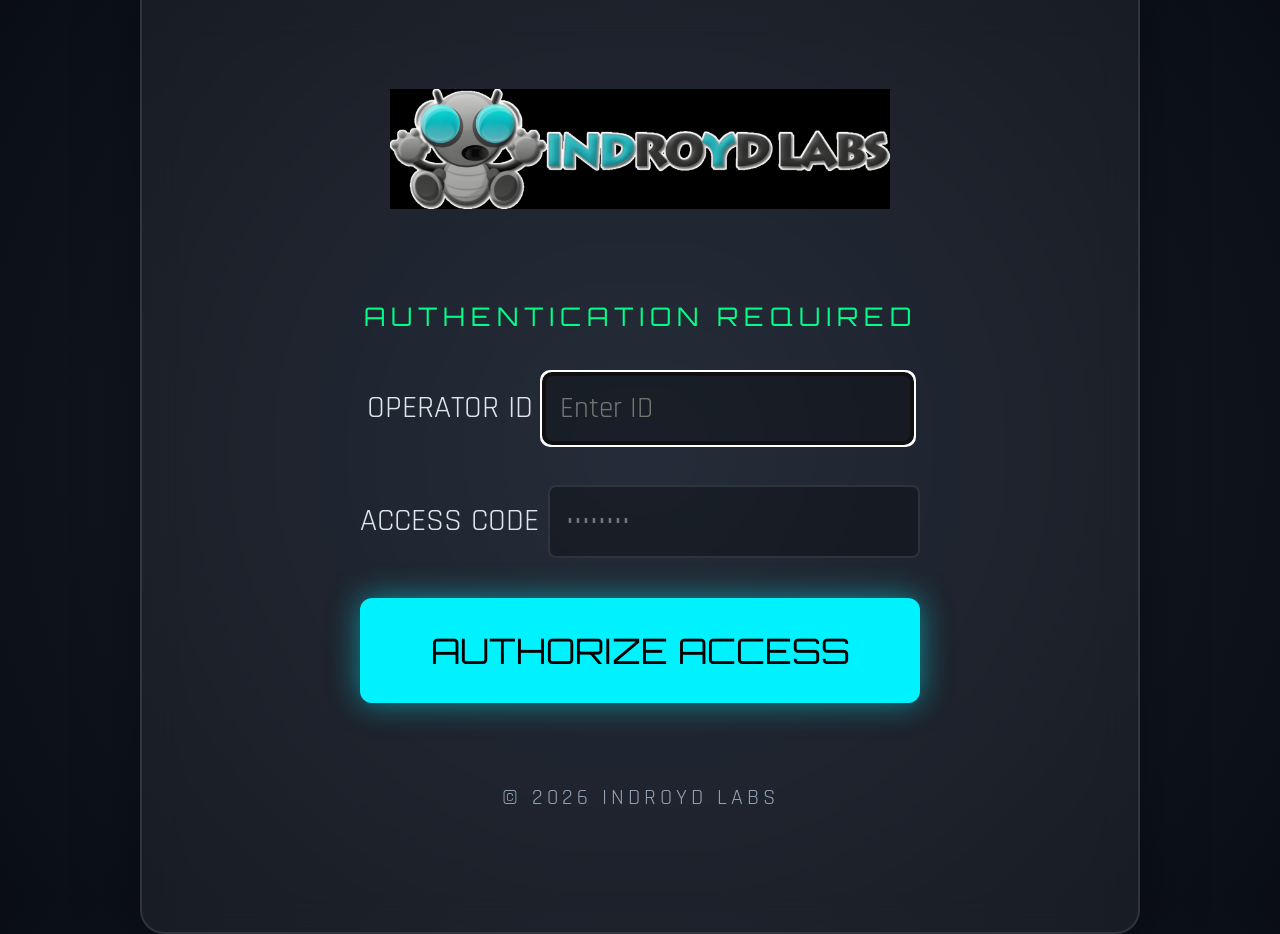
<file: web/index.html>
<!DOCTYPE html>
<html lang="en">
<head>
    <meta charset="UTF-8">
    <meta name="viewport" content="width=device-width, initial-scale=1.0">
    <title>Delta MS300 VFD Control</title>
    <link rel="stylesheet" href="style.css">
    <link href="https://fonts.googleapis.com/css2?family=Orbitron:wght@400;700&family=Rajdhani:wght@300;500;700&display=swap" rel="stylesheet">
</head>
<body class="landing-page">
    <div class="login-container landing-container glass">
        <div class="landing-header">
            <img src="logo.png" alt="HUMAN GYRO Logo" class="landing-logo">
        </div>
        
        <div class="landing-content">
            <p class="status-msg">AUTHENTICATION REQUIRED</p>
            
            <form id="loginForm" class="login-form">
                <div class="input-group">
                    <label for="username">OPERATOR ID</label>
                    <input type="text" id="username" placeholder="Enter ID" autocomplete="off">
                </div>
                
                <div class="input-group">
                    <label for="password">ACCESS CODE</label>
                    <input type="password" id="password" placeholder="••••••••">
                </div>
                
                <div id="loginError" class="error-msg hidden">INVALID CREDENTIALS</div>
                
                <button type="submit" class="btn primary large glow">AUTHORIZE ACCESS</button>
            </form>
        </div>
        
        <div class="landing-footer">
            <p>© 2026 INDROYD LABS</p>
        </div>
    </div>
    <script src="login.js"></script>
</body>
</html>
</file>
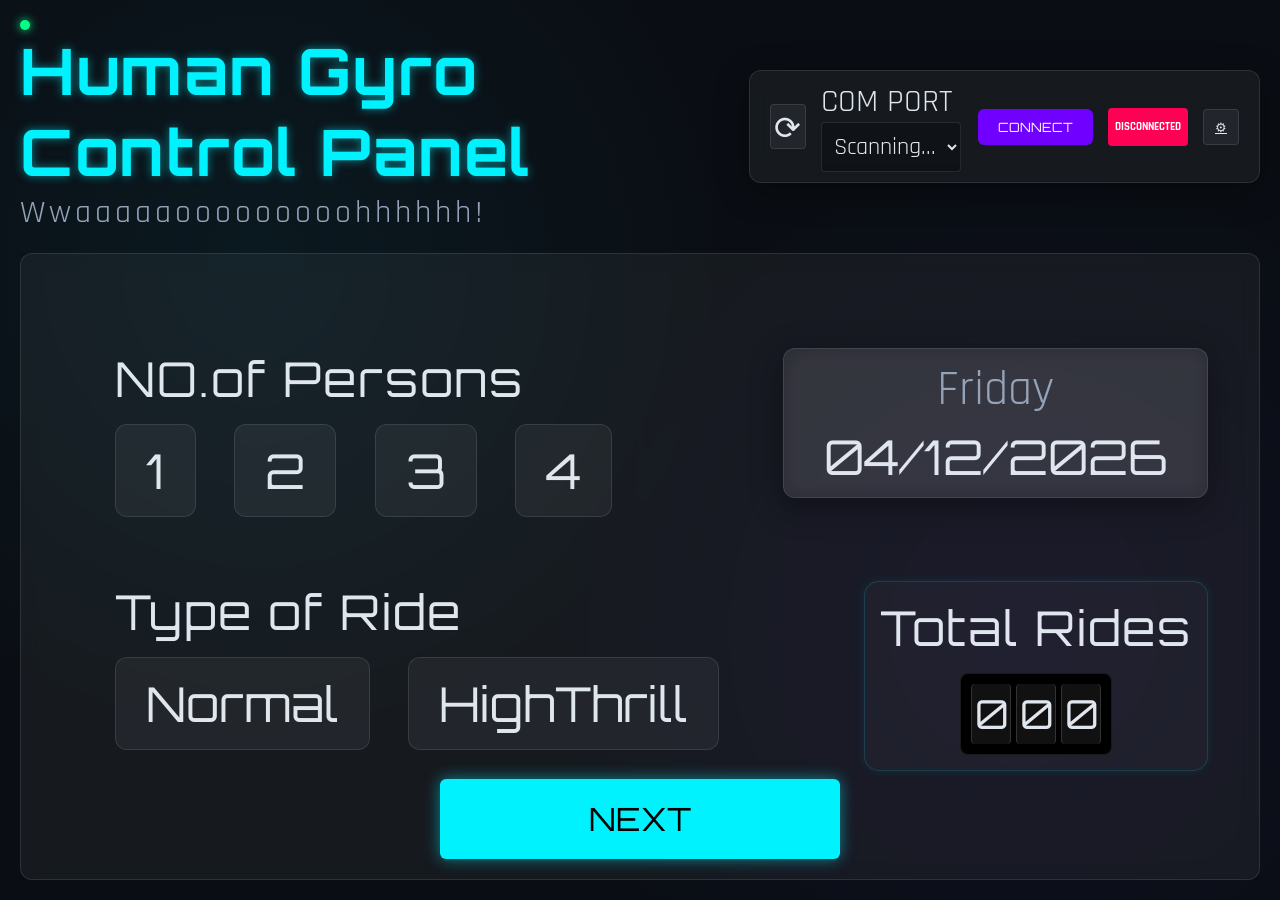
<file: web/main.html>
<!DOCTYPE html>
<html lang="en">
<head>
    <meta charset="UTF-8">
    <meta name="viewport" content="width=device-width, initial-scale=1.0">
    <title>Delta MS300 VFD Control Dashboard</title>
    <link rel="stylesheet" href="style.css">
    <link href="https://fonts.googleapis.com/css2?family=Orbitron:wght@400;700&family=Rajdhani:wght@300;500;700&display=swap" rel="stylesheet">
</head>
<body>
    <div class="app-container">
        <header>
            <div class="logo">
                <span class="pulse"></span>
                <h1>Human Gyro Control Panel</h1>
                <p>Wwaaaaaooooooooohhhhhh!</p>
            </div>
            <div class="connection-panel glass">
                <button id="btnRefresh" class="btn icon" title="Refresh COM Ports">⟳</button>
                <div class="input-group">
                    <label>COM PORT</label>
                    <select id="comPort" style="min-width:100px;">
                        <option value="">Scanning...</option>
                    </select>
                </div>
                <button id="btnConnect" class="btn secondary">CONNECT</button>    
                <div id="statusConn" class="status-indicator disconnected status-indicator-mod" style="display: flex;justify-content: center;align-items: center;height: 38px; width: 80px;">DISCONNECTED</div>
                <a href="program.html" id="btnSettings" class="btn icon" title="Configure Motion Profile">⚙</a>
            </div>
        </header>

        <main>
            <!--<section class="telemetry-grid">
                <div class="telemetry-card glass rpm-card">
                    <div class="label">MOTOR RPM</div>
                    <div class="value-container">
                        <span id="valRpm" class="value">0.00</span>
                        <span class="unit">RPM</span>
                    </div>-->
                    <!--<div class="gauge-bar"><div id="gaugeRpm" class="fill"></div></div>-->
                <!--</div>
                <div class="telemetry-card glass current-card">
                    <div class="label">CURRENT</div>
                    <div class="value-container">
                        <span id="valCurrent" class="value">0.00</span>
                        <span class="unit">A</span>
                    </div>-->
                    <!--<div class="gauge-bar"><div id="gaugeCurrent" class="fill"></div></div>-->
                <!--</div>
                <div class="telemetry-card glass voltage-card">
                    <div class="label">VOLTAGE</div>
                    <div class="value-container">
                        <span id="valVoltage" class="value">0.00</span>
                        <span class="unit">V</span>
                    </div>-->
                    <!--<div class="gauge-bar"><div id="gaugeVoltage" class="fill"></div></div>-->
                <!--</div>
                <div class="telemetry-card glass status-card">
                    <div class="status-row">
                        <span class="label">CONNECTION</span>
                        <span id="statusConn" class="status-indicator disconnected">DISCONNECTED</span>
                    </div>
                    <div class="status-row">
                        <span class="label">PROGRAM</span>
                        <span id="statusProg" class="status-indicator stopped">STOPPED</span>
                    </div>
                    <div class="status-row">
                        <span class="label">ELAPSED TIME</span>
                        <span id="statusTime" class="value-sm">0 s</span>
                    </div>
                    <div class="status-row">
                        <span class="label">CURRENT STEP</span>
                        <span id="statusStep" class="value-sm">0 / --</span>
                    </div>
                </div>
            </section>-->

            <section class="main-content-area">
                <div class="config-panel glass">
                    <div class="config-grid">
                        <!-- Persons -->
                        <div class="config-item">
                            <label>NO.of Persons</label>
                            <div class="button-group" id="seatsGroup">
                                <button class="btn-toggle" data-value="1">1</button>
                                <button class="btn-toggle" data-value="2">2</button>
                                <button class="btn-toggle" data-value="3">3</button>
                                <button class="btn-toggle" data-value="4">4</button>
                            </div>
                        </div>

                        <div class="config-item date-item">
                            <div class="date-card glass" id="dateCard">
                                <div id="displayDay">Loading...</div>
                                <div id="displayDate">--/--/----</div>
                                <input type="date" id="datePicker">
                            </div>
                        </div>

                        <!-- Type of Ride -->
                        <div class="config-item">
                            <label>Type of Ride</label>
                            <div class="button-group" id="difficultyGroup">
                                <button class="btn-toggle" data-value="0">Normal</button>
                                <button class="btn-toggle" data-value="1">HighThrill</button>
                            </div>
                        </div>
                     
                        <!-- Total Rides -->
                        <a href="reports.html" class="config-item date-item rides-card">
                            <label style="cursor:pointer;">Total Rides</label>
                            <div class="odometer" id="totalRides">
                                <span>0</span><span>0</span><span>0</span>
                            </div>
                        </a>

                    </div>               
                         
                    <!-- Next Button -->
                    <div class="config-item action-item">
                        <a href="run.html" class="btn primary next-btn" style="font-size: 2rem;">
                            NEXT
                        </a>
                    </div>

                </div>
            </section>
        </main>
    </div>
    <script src="script.js"></script>
</body>
</html>
</file>
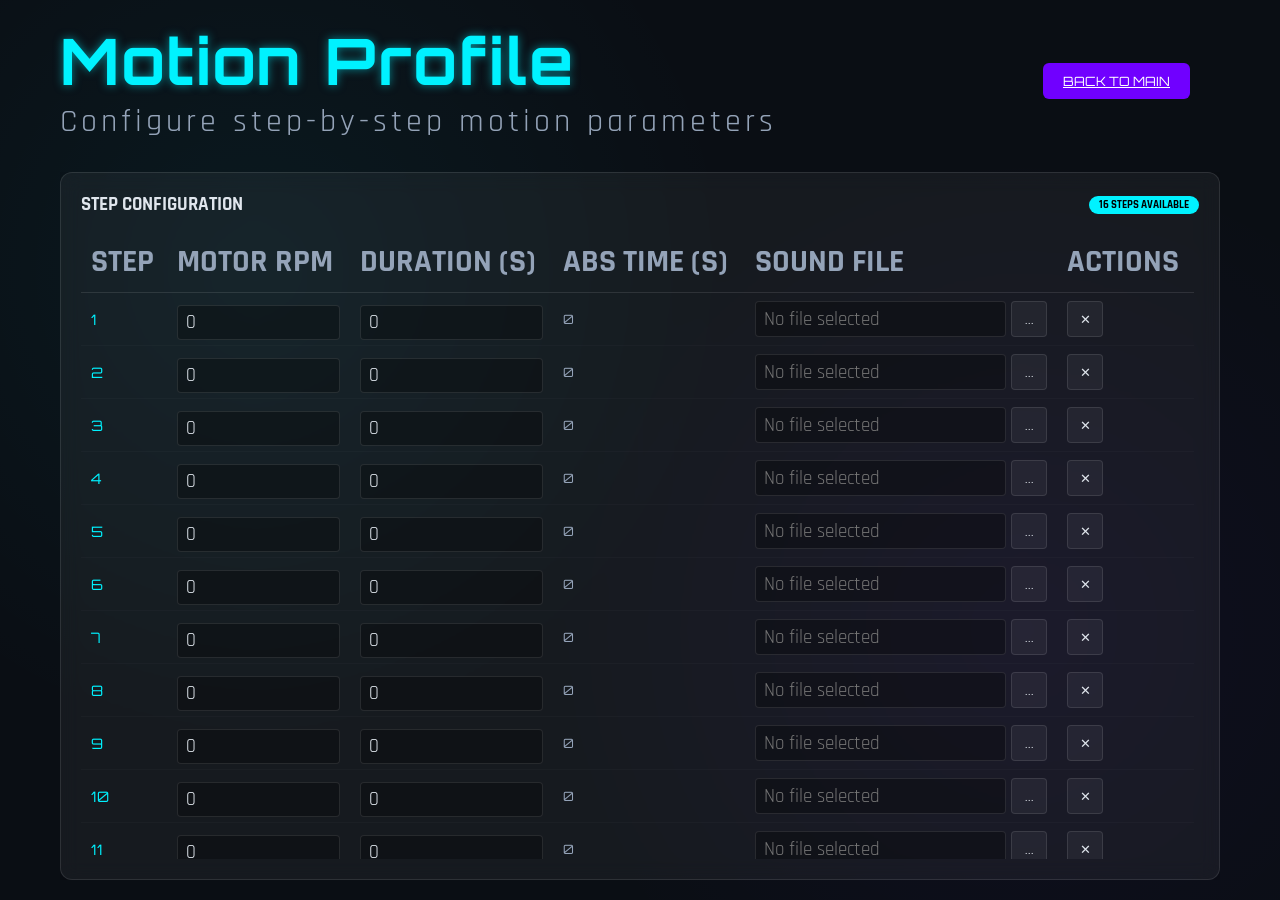
<file: web/program.html>
<!DOCTYPE html>
<html lang="en">
<head>
    <meta charset="UTF-8">
    <meta name="viewport" content="width=device-width, initial-scale=1.0">
    <title>Motion Profile Configuration</title>
    <link rel="stylesheet" href="style.css">
    <link href="https://fonts.googleapis.com/css2?family=Orbitron:wght@400;700&family=Rajdhani:wght@300;500;700&display=swap" rel="stylesheet">
    <style>
        .program-page .app-container {
            max-width: 1200px;
            margin: 0 auto;
        }
        .program-header {
            display: flex;
            justify-content: space-between;
            align-items: center;
            margin-bottom: 10px;
        }
    </style>
</head>
<body class="program-page">
    <div class="app-container">
        <header class="program-header">
            <div class="logo">
                <h1>Motion Profile</h1>
                <p>Configure step-by-step motion parameters</p>
            </div>
            <div class="action-buttons horizontal">
                <a href="main.html" class="btn secondary">BACK TO MAIN</a>
            </div>
        </header>

        <main>
            <div class="profile-panel glass" style="flex: 1;">
                <div class="panel-header">
                    <h3>STEP CONFIGURATION</h3>
                    <span class="badge">16 STEPS AVAILABLE</span>
                </div>
                <div class="table-container">
                    <table id="profileTable">
                        <thead>
                            <tr>
                                <th>STEP</th>
                                <th>MOTOR RPM</th>
                                <th>DURATION (S)</th>
                                <th>ABS TIME (S)</th>
                                <th>SOUND FILE</th>
                                <th>ACTIONS</th>
                            </tr>
                        </thead>
                        <tbody id="profileBody">
                            <!-- Generated by JS -->
                        </tbody>
                    </table>
                </div>
            </div>
        </main>
    </div>
    <script src="script.js"></script>
</body>
</html>
</file>
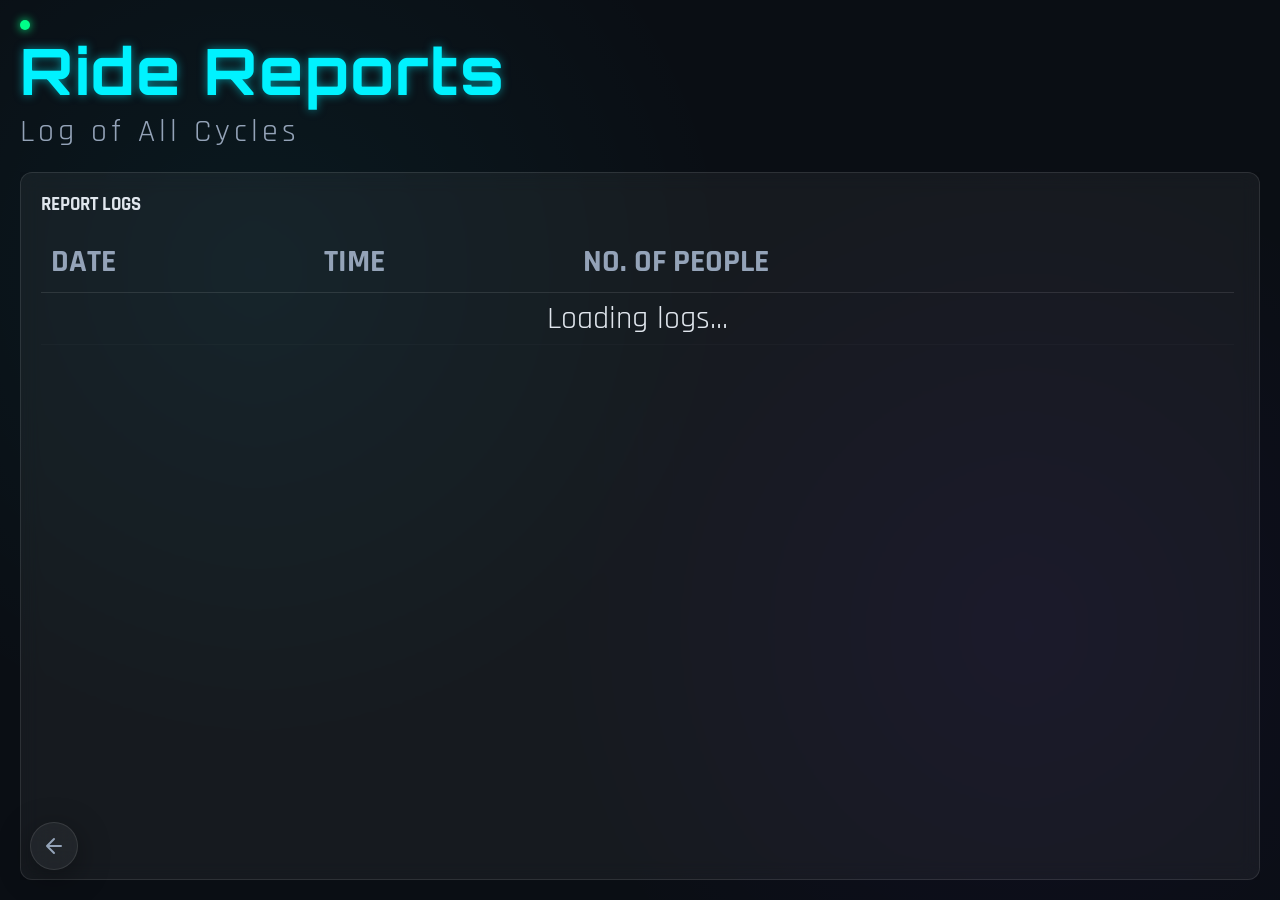
<file: web/reports.html>
<!DOCTYPE html>
<html lang="en">
<head>
    <meta charset="UTF-8">
    <meta name="viewport" content="width=device-width, initial-scale=1.0">
    <title>Ride Reports</title>
    <link rel="stylesheet" href="style.css">
    <link href="https://fonts.googleapis.com/css2?family=Orbitron:wght@400;700&family=Rajdhani:wght@300;500;700&display=swap" rel="stylesheet">
</head>
<body class="program-page">
    <div class="app-container">
        <header>
            <div class="logo">
                <span class="pulse"></span>
                <h1>Ride Reports</h1>
                <p>Log of All Cycles</p>
            </div>
        </header>

        <main>
            <section class="profile-panel glass" style="flex: 1; display: flex; flex-direction: column;">
                <div class="panel-header">
                    <h3>REPORT LOGS</h3>
                </div>
                
                <div class="table-container" style="max-height: calc(100vh - 200px); overflow-y: auto;">
                    <table class="profile-table">
                        <thead>
                            <tr>
                                <th>DATE</th>
                                <th>TIME</th>
                                <th>NO. OF PEOPLE</th>
                            </tr>
                        </thead>
                        <tbody id="reportsTableBody">
                            <tr>
                                <td colspan="3" style="text-align:center;">Loading logs...</td>
                            </tr>
                        </tbody>
                    </table>
                </div>
            </section>
        </main>
    </div>
    <a href="main.html" id="btnBack" class="back-btn glass" title="Back to Config">
        <svg width="24" height="24" viewBox="0 0 24 24" fill="none" stroke="currentColor" stroke-width="2" stroke-linecap="round" stroke-linejoin="round"><path d="M19 12H5M12 19l-7-7 7-7"/></svg>
    </a>
    <script src="script.js"></script>
</body>
</html>
</file>
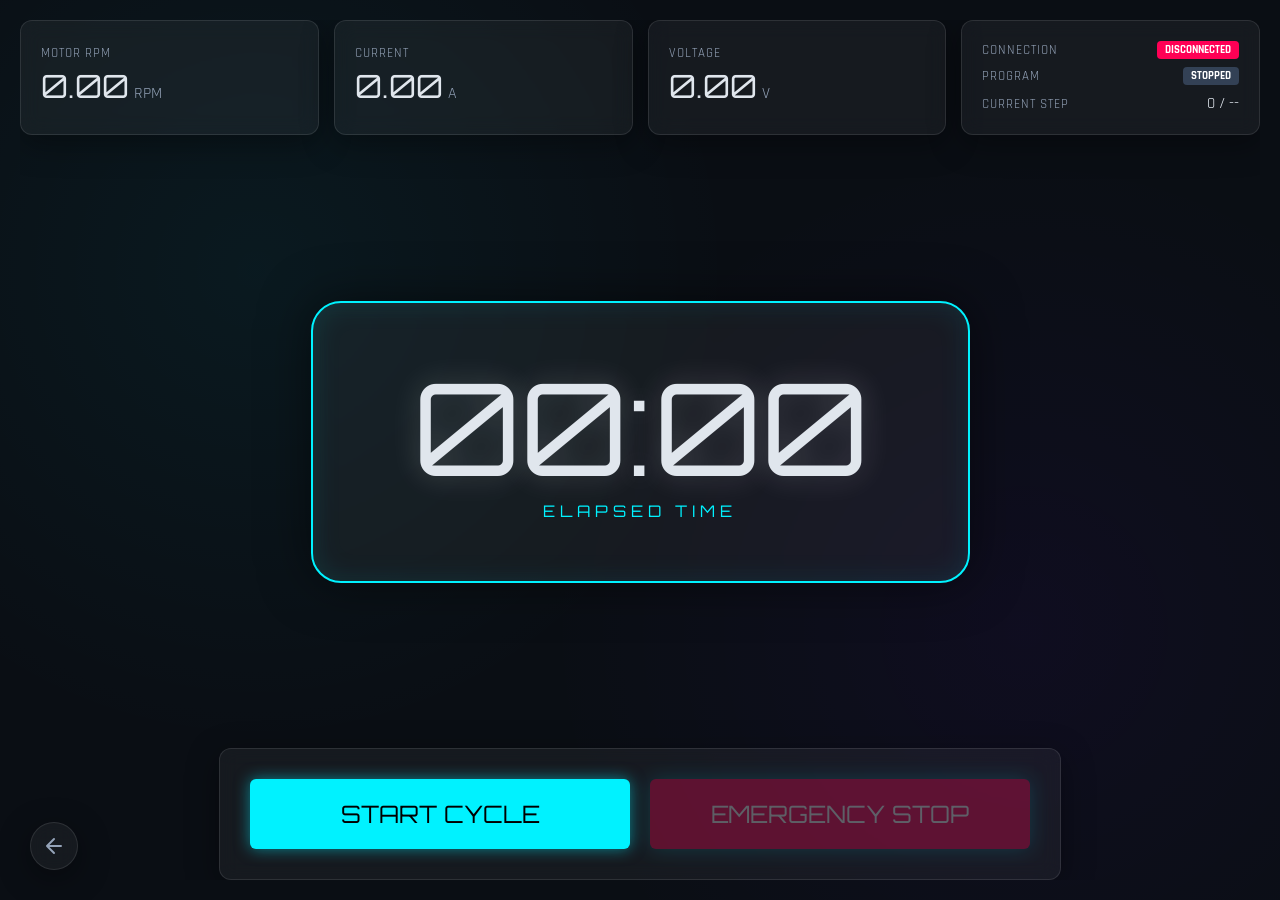
<file: web/run.html>
<!DOCTYPE html>
<html lang="en">
<head>
    <meta charset="UTF-8">
    <meta name="viewport" content="width=device-width, initial-scale=1.0">
    <title>Delta MS300 VFD Execution</title>
    <link rel="stylesheet" href="style.css">
    <link href="https://fonts.googleapis.com/css2?family=Orbitron:wght@400;700&family=Rajdhani:wght@300;500;700&display=swap" rel="stylesheet">
</head>
<body class="run-page">
    <div class="app-container">
        <main>
            <!-- Telemetry Section -->
            <section class="telemetry-grid">
                <div class="telemetry-card glass rpm-card">
                    <div class="label">MOTOR RPM</div>
                    <div class="value-container">
                        <span id="valRpm" class="value">0.00</span>
                        <span class="unit">RPM</span>
                    </div>
                    <!-- <div class="gauge-bar"><div id="gaugeRpm" class="fill"></div></div> -->
                </div>
                <div class="telemetry-card glass current-card">
                    <div class="label">CURRENT</div>
                    <div class="value-container">
                        <span id="valCurrent" class="value">0.00</span>
                        <span class="unit">A</span>
                    </div>
                    <!-- <div class="gauge-bar"><div id="gaugeCurrent" class="fill"></div></div> -->
                </div>
                <div class="telemetry-card glass voltage-card">
                    <div class="label">VOLTAGE</div>
                    <div class="value-container">
                        <span id="valVoltage" class="value">0.00</span>
                        <span class="unit">V</span>
                    </div>
                    <!-- <div class="gauge-bar"><div id="gaugeVoltage" class="fill"></div></div> -->
                </div>
                <div class="telemetry-card glass status-card">
                    <div class="status-row">
                        <span class="label">CONNECTION</span>
                        <span id="statusConn" class="status-indicator disconnected">DISCONNECTED</span>
                    </div>
                    <div class="status-row">
                        <span class="label">PROGRAM</span>
                        <span id="statusProg" class="status-indicator stopped">STOPPED</span>
                    </div>
                    <div class="status-row">
                        <span class="label">CURRENT STEP</span>
                        <span id="statusStep" class="value-sm">0 / --</span>
                    </div>
                </div>
            </section>

            <!-- Big Timer Section -->
            <section class="timer-section">
                <div class="timer-display glass">
                    <div id="bigTimer" class="timer-value">00:00</div>
                    <div class="timer-label">ELAPSED TIME</div>
                </div>
            </section>

            <!-- Controls Section -->
            <section class="run-controls">
                <div class="action-buttons horizontal glass">
                    <button id="btnStart" class="btn primary extra-large glow">START CYCLE</button>
                    <button id="btnStop" class="btn danger extra-large glow" disabled>EMERGENCY STOP</button>
                </div>
            </section>
        </main>
    </div>
    <a href="main.html" id="btnBack" class="back-btn glass" title="Back to Config">
        <svg width="24" height="24" viewBox="0 0 24 24" fill="none" stroke="currentColor" stroke-width="2" stroke-linecap="round" stroke-linejoin="round"><path d="M19 12H5M12 19l-7-7 7-7"/></svg>
    </a>
    <script src="script.js"></script>
</body>
</html>
</file>
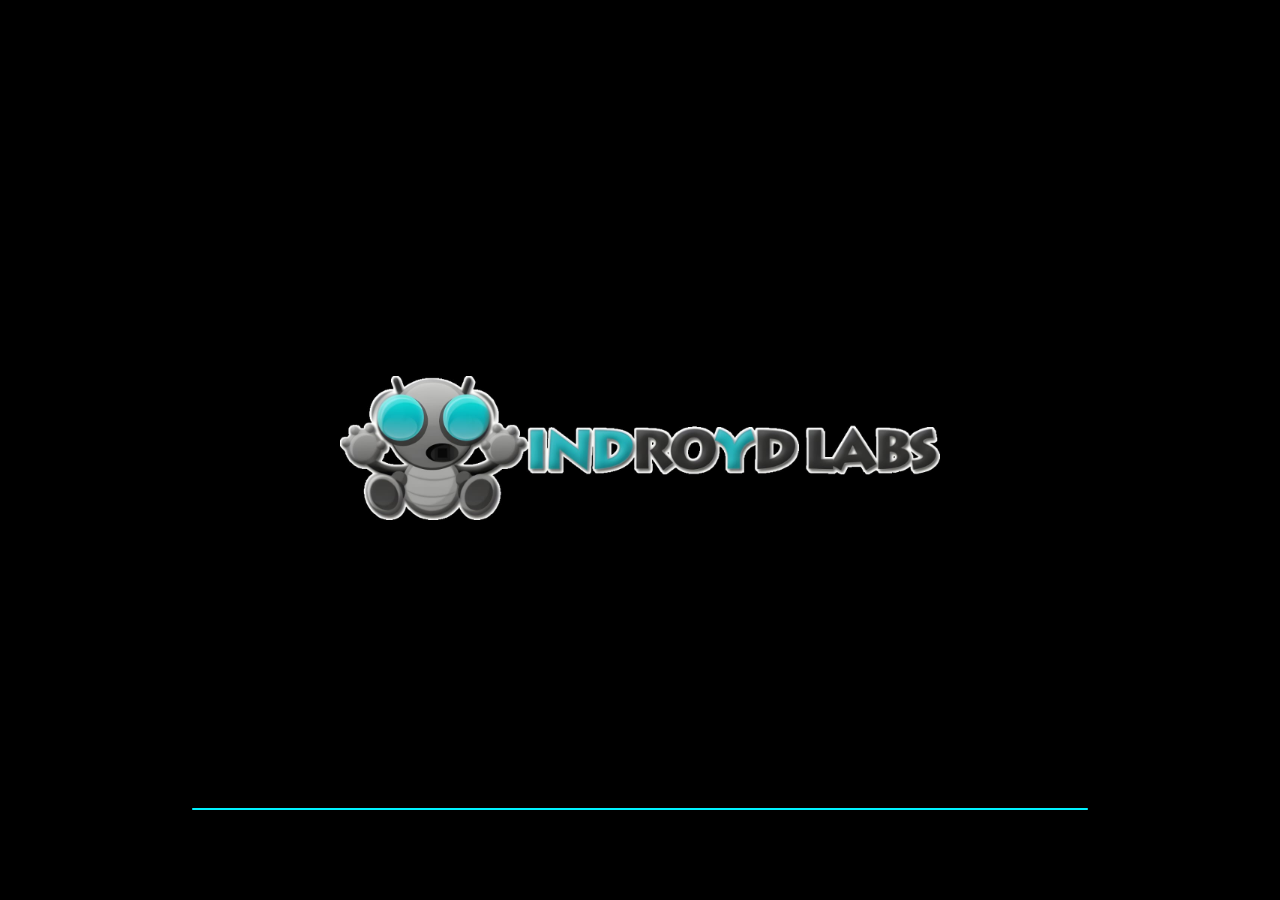
<file: web/splash.html>
<!DOCTYPE html>
<html lang="en">
<head>
    <meta charset="UTF-8">
    <meta name="viewport" content="width=device-width, initial-scale=1.0">
    <title>Loading System...</title>
    <style>
        body {
            margin: 0;
            padding: 0;
            background-color: #000000;
            height: 100vh;
            display: flex;
            justify-content: center;
            align-items: center;
            overflow: hidden;
            font-family: 'Orbitron', sans-serif;
        }

        .splash-container {
            text-align: center;
        }

        .logo-img {
            max-width: 600px;
            height: auto;
        }

        /* Loading Bar */
        .loader-bar {
            position: absolute;
            bottom: 10vh;
            left: 50%;
            transform: translateX(-50%);
            width: 70vw;
            height: 2px;
            background: rgba(255, 255, 255, 0.1);
            overflow: hidden;
            border-radius: 2px;
        }

        .loader-fill {
            position: absolute;
            height: 100%;
            width: 0%;
            background: #00f2ff;
            box-shadow: 0 0 10px #00f2ff;
            animation: load 2.8s linear forwards;
        }

        @keyframes load {
            0% { width: 0%; }
            100% { width: 100%; }
        }
    </style>
    <link href="https://fonts.googleapis.com/css2?family=Orbitron:wght@400;700&display=swap" rel="stylesheet">
</head>
<body>
    <div class="splash-container">
        <img src="logo.png" alt="Company Logo" class="logo-img">
        <div class="loader-bar">
            <div class="loader-fill"></div>
        </div>
    </div>

    <script>
        // CONFIGURATION: Adjust splash screen duration here
        const SPLASH_DURATION = 3000; // Time in milliseconds (3000 = 3 seconds)

        setTimeout(() => {
            window.location.href = 'main.html';
        }, SPLASH_DURATION);
    </script>
</body>
</html>
</file>
<file: web/style.css>
:root {
    --bg-color: #0a0e14;
    --card-bg: rgba(255, 255, 255, 0.05);
    --glass-border: rgba(255, 255, 255, 0.1);
    --primary: #00f2ff;
    --primary-glow: rgba(0, 242, 255, 0.5);
    --secondary: #7000ff;
    --secondary-glow: rgba(112, 0, 255, 0.5);
    --danger: #ff0055;
    --danger-glow: rgba(255, 0, 85, 0.5);
    --success: #00ff88;
    --text-main: #e0e6ed;
    --text-dim: #94a3b8;
    --font-header: 'Orbitron', sans-serif;
    --font-main: 'Rajdhani', sans-serif;
}

* {
    margin: 0;
    padding: 0;
    box-sizing: border-box;
    -webkit-user-select: none;
}

body {
    background-color: var(--bg-color);
    color: var(--text-main);
    font-family: var(--font-main);
    overflow: hidden;
    height: 100vh;
    display: flex;
    justify-content: center;
    align-items: center;
    background-image: 
        radial-gradient(circle at 20% 30%, rgba(0, 242, 255, 0.05) 0%, transparent 40%),
        radial-gradient(circle at 80% 70%, rgba(112, 0, 255, 0.05) 0%, transparent 40%);
}

.app-container {
    width: 100vw;
    height: 100vh;
    display: flex;
    flex-direction: column;
    gap: 20px;
    padding: 20px;
}

.glass {
    background: var(--card-bg);
    backdrop-filter: blur(10px);
    border: 1px solid var(--glass-border);
    border-radius: 12px;
    box-shadow: 0 8px 32px 0 rgba(0, 0, 0, 0.37);
}

/* Header Styles */
header {
    display: flex;
    justify-content: space-between;
    align-items: center;
}

.logo {
    display: flex;
    flex-direction: column;
}

.logo h1 {
    font-family: var(--font-header);
    font-size: 4rem;
    letter-spacing: 2px;
    color: var(--primary);
    text-shadow: 0 0 10px var(--primary-glow);
}

.logo p {
    font-size: 2rem;
    letter-spacing: 4px;
    color: var(--text-dim);
}

.pulse {
    width: 10px;
    height: 10px;
    background: var(--success);
    border-radius: 50%;
    display: inline-block;
    margin-right: 10px;
    box-shadow: 0 0 10px var(--success);
    animation: pulse 2s infinite;
}

@keyframes pulse {
    0% { transform: scale(1); opacity: 1; }
    50% { transform: scale(1.5); opacity: 0.5; }
    100% { transform: scale(1); opacity: 1; }
}

.connection-panel {
    display: flex;
    align-items: center;
    gap: 15px;
    padding: 10px 20px;
}

/* Main Grid */
main {
    flex: 1;
    display: flex;
    flex-direction: column;
    gap: 20px;
    overflow: hidden;
}

.telemetry-grid {
    display: grid;
    grid-template-columns: repeat(4, 1fr);
    gap: 15px;
}

.telemetry-card {
    padding: 20px;
    display: flex;
    flex-direction: column;
    justify-content: center;
}

.telemetry-card .label {
    font-size: 0.8rem;
    color: var(--text-dim);
    letter-spacing: 1px;
}

.telemetry-card .value-container {
    display: flex;
    align-items: baseline;
    gap: 5px;
    margin: 5px 0;
}

.telemetry-card .value {
    font-family: var(--font-header);
    font-size: 2rem;
    color: var(--text-main);
}

.telemetry-card .unit {
    font-size: 1rem;
    color: var(--text-dim);
}

.gauge-bar {
    height: 4px;
    background: rgba(255, 255, 255, 0.1);
    border-radius: 2px;
    margin-top: 10px;
    overflow: hidden;
}

.gauge-bar .fill {
    height: 100%;
    width: 0%;
    background: var(--primary);
    box-shadow: 0 0 10px var(--primary-glow);
    transition: width 0.3s ease;
}

.rpm-card .fill { background: var(--primary); }
.current-card .fill { background: var(--secondary); }
.voltage-card .fill { background: var(--success); }

.status-card {
    gap: 8px;
}

.status-row {
    display: flex;
    justify-content: space-between;
    align-items: center;
}

.status-indicator {
    font-size: 0.7rem;
    padding: 2px 8px;
    border-radius: 4px;
    font-weight: bold;
}

.status-indicator.connected { background: var(--success); color: #000; }
.status-indicator.disconnected { background: var(--danger); color: #fff; }
.status-indicator.running { background: var(--primary); color: #000; }
.status-indicator.stopped { background: #334155; color: #fff; }

.controls-config-grid 
{
    display: grid;
    grid-template-columns: 1fr 1fr;
    gap: 20px;
    overflow: hidden;
    position: relative;    
}

.main-content-area 
{
    display: flex;
    justify-content: center;
    align-items: stretch;
    flex: 1;
    overflow: hidden;
}

.main-content-area .config-panel 
{
    width: 100%;
    flex: 1;
    padding: 30px;
    display: flex;
    flex-direction: column;
    justify-content: space-between;
    position: relative;
}

.config-grid {
    display: grid;
    grid-template-columns: 1fr 1fr;
    grid-template-rows: auto auto 1fr;
    gap: max(5vw, 5vh);
    height: 100%;
    padding: max(5vw, 5vh);
}

.config-panel {
    padding: 20px;
    display: flex;
    flex-direction: column;
    gap: 20px;
}

.config-panel h3 {
    font-family: var(--font-header);
    font-size: 1rem;
    color: var(--text-dim);
}

.config-row {
    display: flex;
    gap: 15px;
}

.config-item {
    display: flex;
    flex-direction: column;
    gap: 15px;
}

.config-item label {
    font-family: var(--font-header);
    font-size: 3rem;
    color: var(--text-main);
    letter-spacing: 2px;
}

/* Button Group */
.button-group 
{
    display: flex;
    gap: max(3vw, 3vh);
}

.btn-toggle 
{
    background: rgba(255, 255, 255, 0.05);
    border: 1px solid var(--glass-border);
    color: var(--text-main);
    padding: 15px 30px;
    border-radius: 12px;
    font-family: var(--font-header);
    font-size: 3rem;
    cursor: pointer;
    transition: all 0.3s cubic-bezier(0.4, 0, 0.2, 1);
    min-width: 5vw;
}

.btn-toggle:hover {
    background: rgba(255, 255, 255, 0.1);
    border-color: var(--primary);
}

.btn-toggle.active {
    background: var(--text-main);
    color: #000;
    box-shadow: 0 0 20px rgba(255, 255, 255, 0.2);
    border-color: #fff;
}

/* Odometer */
.odometer {
    display: flex;
    gap: 5px;
    background: #000;
    padding: 10px;
    border-radius: 8px;
    width: fit-content;
    border: 1px solid var(--glass-border);
}

.odometer span {
    display: flex;
    justify-content: center;
    align-items: center;
    width: 40px;
    height: 60px;
    background: #111;
    color: var(--text-main);
    font-family: var(--font-header);
    font-size: 2.5rem;
    border-radius: 4px;
    border-left: 1px solid #333;
    border-right: 1px solid #333;
}

/* Date Card */
.date-item {
    justify-self: end;
}

.date-card 
{
    padding: 10px 40px;
    text-align: center;
    min-width: 200px;
    background: rgba(255, 255, 255, 0.08);
    cursor: pointer;
    position: relative;
    transition: all 0.3s ease;
}

.date-card:hover 
{
    background: rgba(255, 255, 255, 0.15);
    border-color: var(--primary);
    box-shadow: 0 0 15px var(--primary-glow);
}

.rides-card 
{
    padding: 15px;
    border-radius: 15px;
    background: rgba(255, 255, 255, 0.03);
    border: 1px solid rgba(0, 242, 255, 0.15);
    box-shadow: 0 0 10px rgba(0, 242, 255, 0.1);
    transition: all 0.3s ease;
    align-items: center;
    animation: glow-pulse 3s infinite ease-in-out;
    text-decoration: none;
    color: inherit;
    cursor: pointer;
}

@keyframes glow-pulse {
    0% { box-shadow: 0 0 5px rgba(0, 242, 255, 0.2); border-color: rgba(0, 242, 255, 0.15); }
    50% { box-shadow: 0 0 15px rgba(0, 242, 255, 0.4); border-color: rgba(0, 242, 255, 0.4); }
    100% { box-shadow: 0 0 5px rgba(0, 242, 255, 0.2); border-color: rgba(0, 242, 255, 0.15); }
}

.rides-card:hover {
    background: rgba(0, 242, 255, 0.08);
    border-color: var(--primary);
    box-shadow: 0 0 25px var(--primary-glow);
    transform: translateY(-2px);
    animation: none; /* Stop pulsing on hover to focus on the hover state */
}

#displayDay {
    font-size: 3rem;
    color: var(--text-dim);
    margin-bottom: 5px;
}

#displayDate {
    font-family: var(--font-header);
    font-size:3rem;
    color: var(--text-main);
}

#datePicker {
    position: absolute;
    top: 0;
    left: 0;
    width: 100%;
    height: 100%;
    opacity: 0;
    cursor: pointer;
    z-index: 10;
    pointer-events: none;
}

/* Next Button Adjustment */
.action-item 
{
    align-self: center;
    justify-self: center;
}

.next-btn 
{
    position: absolute;
    bottom: 20px;
    left: calc(50% - 200px);
    width: 400px;
    height: 80px;
    padding: 20px 60px;
    border-radius: 15px;
    text-decoration: none;
}

select, input 
{
    background: rgba(0, 0, 0, 0.3);
    border: 1px solid var(--glass-border);
    color: var(--text-main);
    padding: 8px;
    border-radius: 4px;
    font-family: var(--font-main);
    font-size: 0.9rem;
}

.action-buttons 
{
    display: flex;
    flex-direction: column;
    gap: 10px;
}

.profile-actions 
{
    display: flex;
    gap: 10px;
}

/* Buttons */
.btn 
{
    border: none;
    border-radius: 6px;
    padding: 10px 20px;
    font-family: var(--font-header);
    font-size: 0.8rem;
    cursor: pointer;
    transition: all 0.3s ease;
    display: flex;
    justify-content: center;
    align-items: center;
    gap: 10px;
}

.btn.primary { background: var(--primary); color: #000; box-shadow: 0 0 15px var(--primary-glow); }
.btn.primary:hover { transform: scale(1.02); box-shadow: 0 0 25px var(--primary-glow); }

.btn.secondary { background: var(--secondary); color: #fff; }
.btn.danger { background: var(--danger); color: #fff; }
.btn.danger:hover { box-shadow: 0 0 20px var(--danger-glow); }

.btn.outline { background: transparent; border: 1px solid var(--primary); color: var(--primary); }
.btn.outline:hover { background: var(--primary); color: #000; }

.btn.large 
{ 
    padding: 15px; 
    font-size: 1.1rem; 
}
.btn.icon 
{
    padding: 0;
    width: 36px;
    height: 36px;
    min-width: 36px;
    border-radius: 4px;
    background: rgba(255, 255, 255, 0.05);
    color: var(--text-main);
    border: 1px solid var(--glass-border);
}
.btn.icon:hover {
    background: var(--primary);
    color: #000;
    box-shadow: 0 0 10px var(--primary-glow);
}
.btn:disabled { opacity: 0.3; cursor: not-allowed; transform: none !important; }

/* Profile Table */
.profile-panel {
    display: flex;
    flex-direction: column;
    padding: 20px;
    overflow: hidden;
}

.panel-header {
    display: flex;
    justify-content: space-between;
    align-items: center;
    margin-bottom: 15px;
}

.badge {
    background: var(--primary);
    color: #000;
    padding: 2px 10px;
    border-radius: 20px;
    font-size: 0.7rem;
    font-weight: bold;
}

.table-container {
    flex: 1;
    overflow-y: auto;
    padding-right: 5px;
    font-size: 2rem;
}

.table-container::-webkit-scrollbar { width: 6px; }
.table-container::-webkit-scrollbar-thumb { background: var(--glass-border); border-radius: 3px; }

table {
    width: 100%;
    border-collapse: collapse;
}

th {
    text-align: left;
    padding: 10px;
    font-size: 2rem;
    color: var(--text-dim);
    border-bottom: 1px solid var(--glass-border);
}

td {
    padding: 5px 10px;
    border-bottom: 1px solid rgba(255, 255, 255, 0.02);
}

.step-no { font-family: var(--font-header); color: var(--primary); font-size: 0.9rem; }
.table-input { width: 100%; padding: 4px 8px; font-size: 0.8rem; }
.abs-time { font-family: var(--font-header); font-size: 0.8rem; color: var(--text-dim); }

.sound-file-container {
    display: flex;
    gap: 5px;
}

/* Landing Page Styles */
.landing-page {
    height: 100vh;
    width: 100vw;
    display: flex;
    justify-content: center;
    align-items: center;
    background: radial-gradient(circle at center, #1a2230 0%, #0a0e14 100%);
}

.landing-container {
    width: 500px;
    padding: 60px;
    display: flex;
    flex-direction: column;
    align-items: center;
    gap: 40px;
    text-align: center;
    animation: fadeInScale 0.6s cubic-bezier(0.34, 1.56, 0.64, 1);
    zoom: 2;
}

.landing-logo {
    max-width: 250px;
    height: auto;
}

.landing-header h1 {
    font-family: var(--font-header);
    font-size: 3rem;
    color: var(--primary);
    letter-spacing: 8px;
    text-shadow: 0 0 20px var(--primary-glow);
    margin-top: 15px;
}

.landing-header p {
    font-size: 0.9rem;
    color: var(--text-dim);
    letter-spacing: 5px;
    margin-top: 5px;
}

.login-form {
    display: flex;
    flex-direction: column;
    gap: 20px;
    width: 100%;
}

.error-msg {
    color: var(--danger);
    font-size: 0.8rem;
    text-align: center;
    font-weight: bold;
    letter-spacing: 1px;
    margin-top: 10px;
}

.status-msg {
    font-family: var(--font-header);
    color: var(--success);
    font-size: 0.8rem;
    letter-spacing: 3px;
    margin-bottom: 20px;
}

.glow {
    box-shadow: 0 0 20px var(--primary-glow);
}

.landing-footer {
    font-size: 0.7rem;
    color: var(--text-dim);
    letter-spacing: 2px;
}

/* Run Page Styles */
.run-page .app-container {
    justify-content: center;
}

.timer-section {
    display: flex;
    justify-content: center;
    align-items: center;
    flex: 1;
}

.timer-display {
    padding: 60px 100px;
    display: flex;
    flex-direction: column;
    align-items: center;
    gap: 10px;
    border-radius: 30px;
    border: 2px solid var(--primary);
    box-shadow: inset 0 0 30px rgba(0, 242, 255, 0.1), 0 0 50px rgba(0, 0, 0, 0.5);
}

.timer-value {
    font-family: var(--font-header);
    font-size: 8rem;
    color: var(--text-main);
    text-shadow: 0 0 30px rgba(255, 255, 255, 0.2);
    line-height: 1;
}

.timer-label {
    font-family: var(--font-header);
    font-size: 1rem;
    color: var(--primary);
    letter-spacing: 5px;
}

.run-controls {
    display: flex;
    justify-content: center;
}

.action-buttons.horizontal {
    flex-direction: row;
    gap: 20px;
    padding: 30px;
    width: auto;
}

.btn.extra-large {
    padding: 20px 50px;
    font-size: 1.5rem;
    width: 380px;
}

.hidden {
    display: none !important;
}

.back-btn {
    position: fixed;
    bottom: 30px;
    left: 30px;
    width: 48px;
    height: 48px;
    display: flex;
    justify-content: center;
    align-items: center;
    color: var(--text-dim);
    border-radius: 50%;
    z-index: 1000;
    transition: all 0.3s cubic-bezier(0.4, 0, 0.2, 1);
    text-decoration: none;
}

.back-btn:hover {
    color: var(--primary);
    border-color: var(--primary);
    transform: translateX(-5px);
    box-shadow: 0 0 20px var(--primary-glow);
}

.back-btn svg {
    width: 24px;
    height: 24px;
}

.back-btn.disabled {
    opacity: 0.3;
    pointer-events: none;
    cursor: not-allowed;
    filter: grayscale(1);
    box-shadow: none;
}

/* Animations */
@keyframes fadeInScale {
    from { opacity: 0; transform: scale(0.9); }
    to { opacity: 1; transform: scale(1); }
}

.shake {
    animation: shake 0.4s cubic-bezier(.36,.07,.19,.97) both;
}

@keyframes shake {
    10%, 90% { transform: translate3d(-1px, 0, 0); }
    20%, 80% { transform: translate3d(2px, 0, 0); }
    30%, 50%, 70% { transform: translate3d(-4px, 0, 0); }
    40%, 60% { transform: translate3d(4px, 0, 0); }
}

tr.active-step {
    background: rgba(0, 242, 255, 0.1);
}

#btnRefresh
{
    font-size: 2rem;
    height: 5vh;
    width: 3vw;
}

.connection-panel
{
    font-size: 2rem;;
}

#comPort
{
    font-size: 1.5rem;
}

#profileBody input
{
    font-size: 1.2rem;
}
</file>
